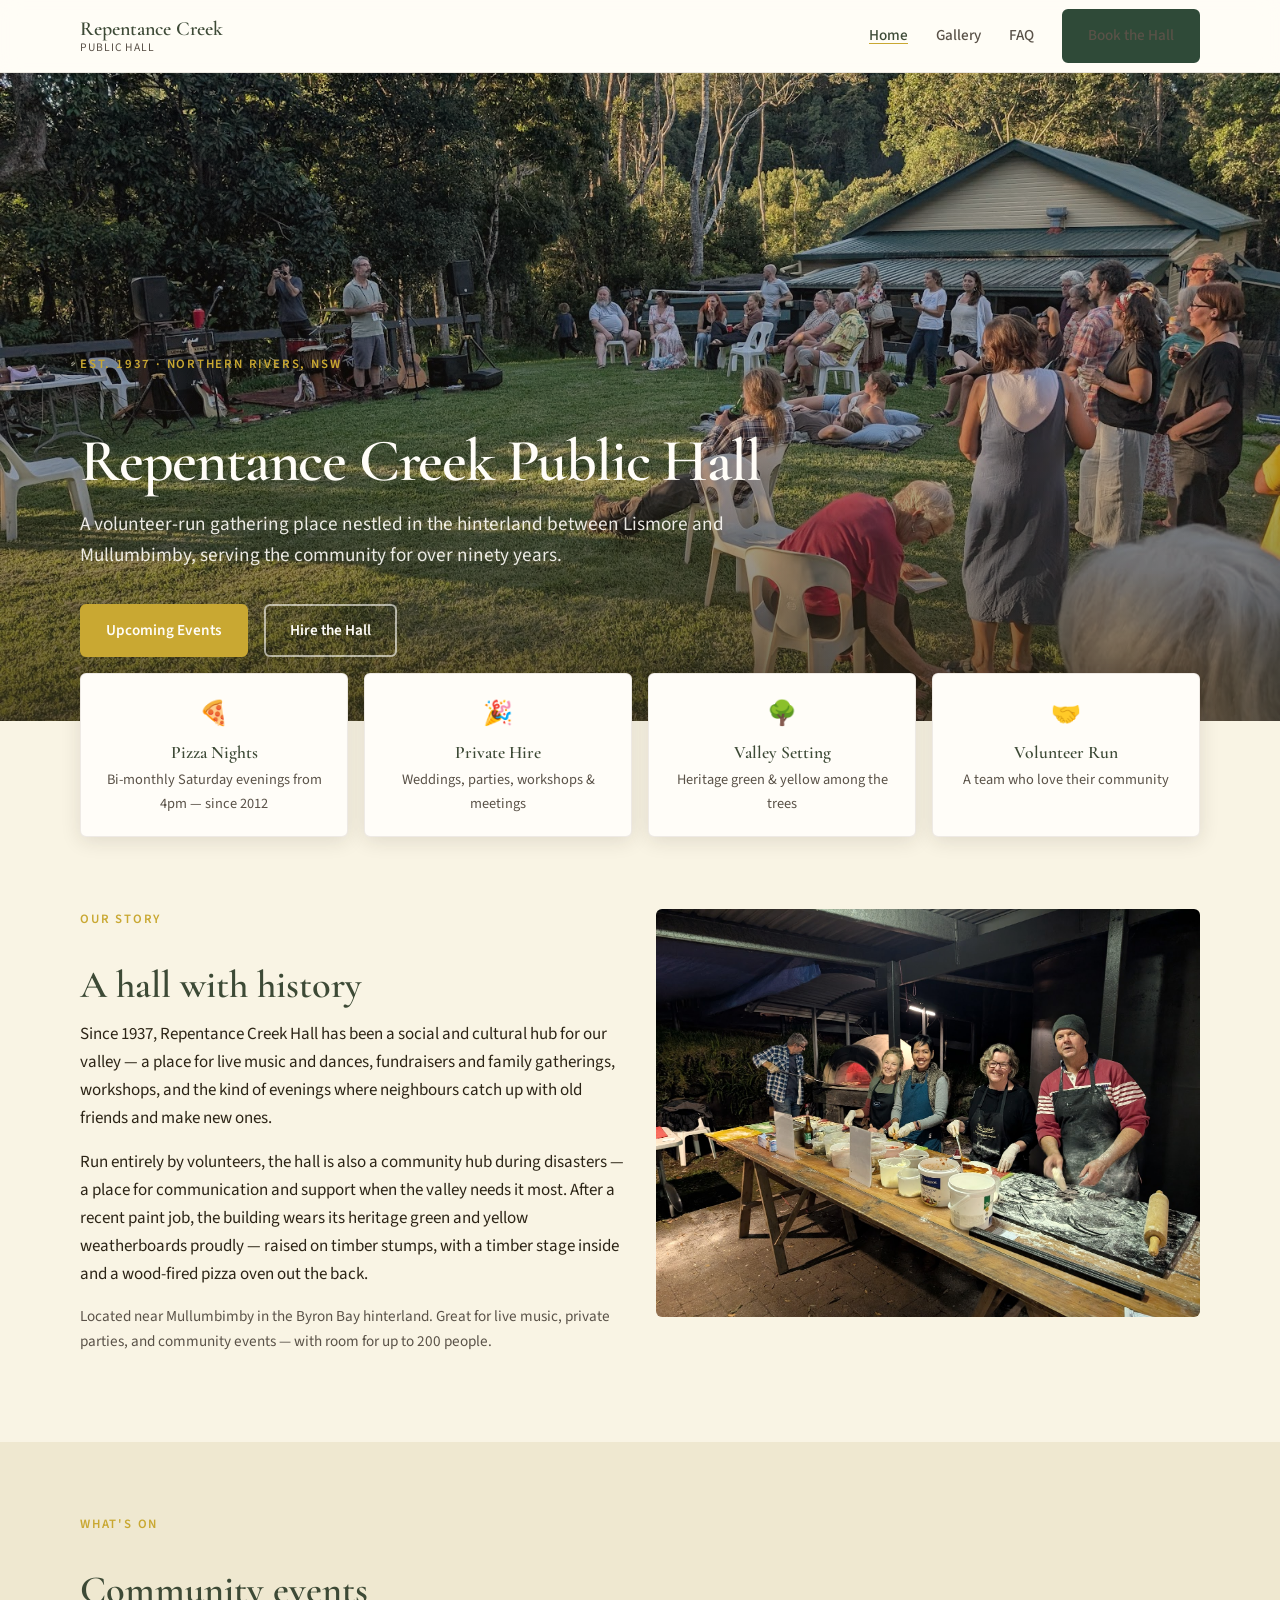
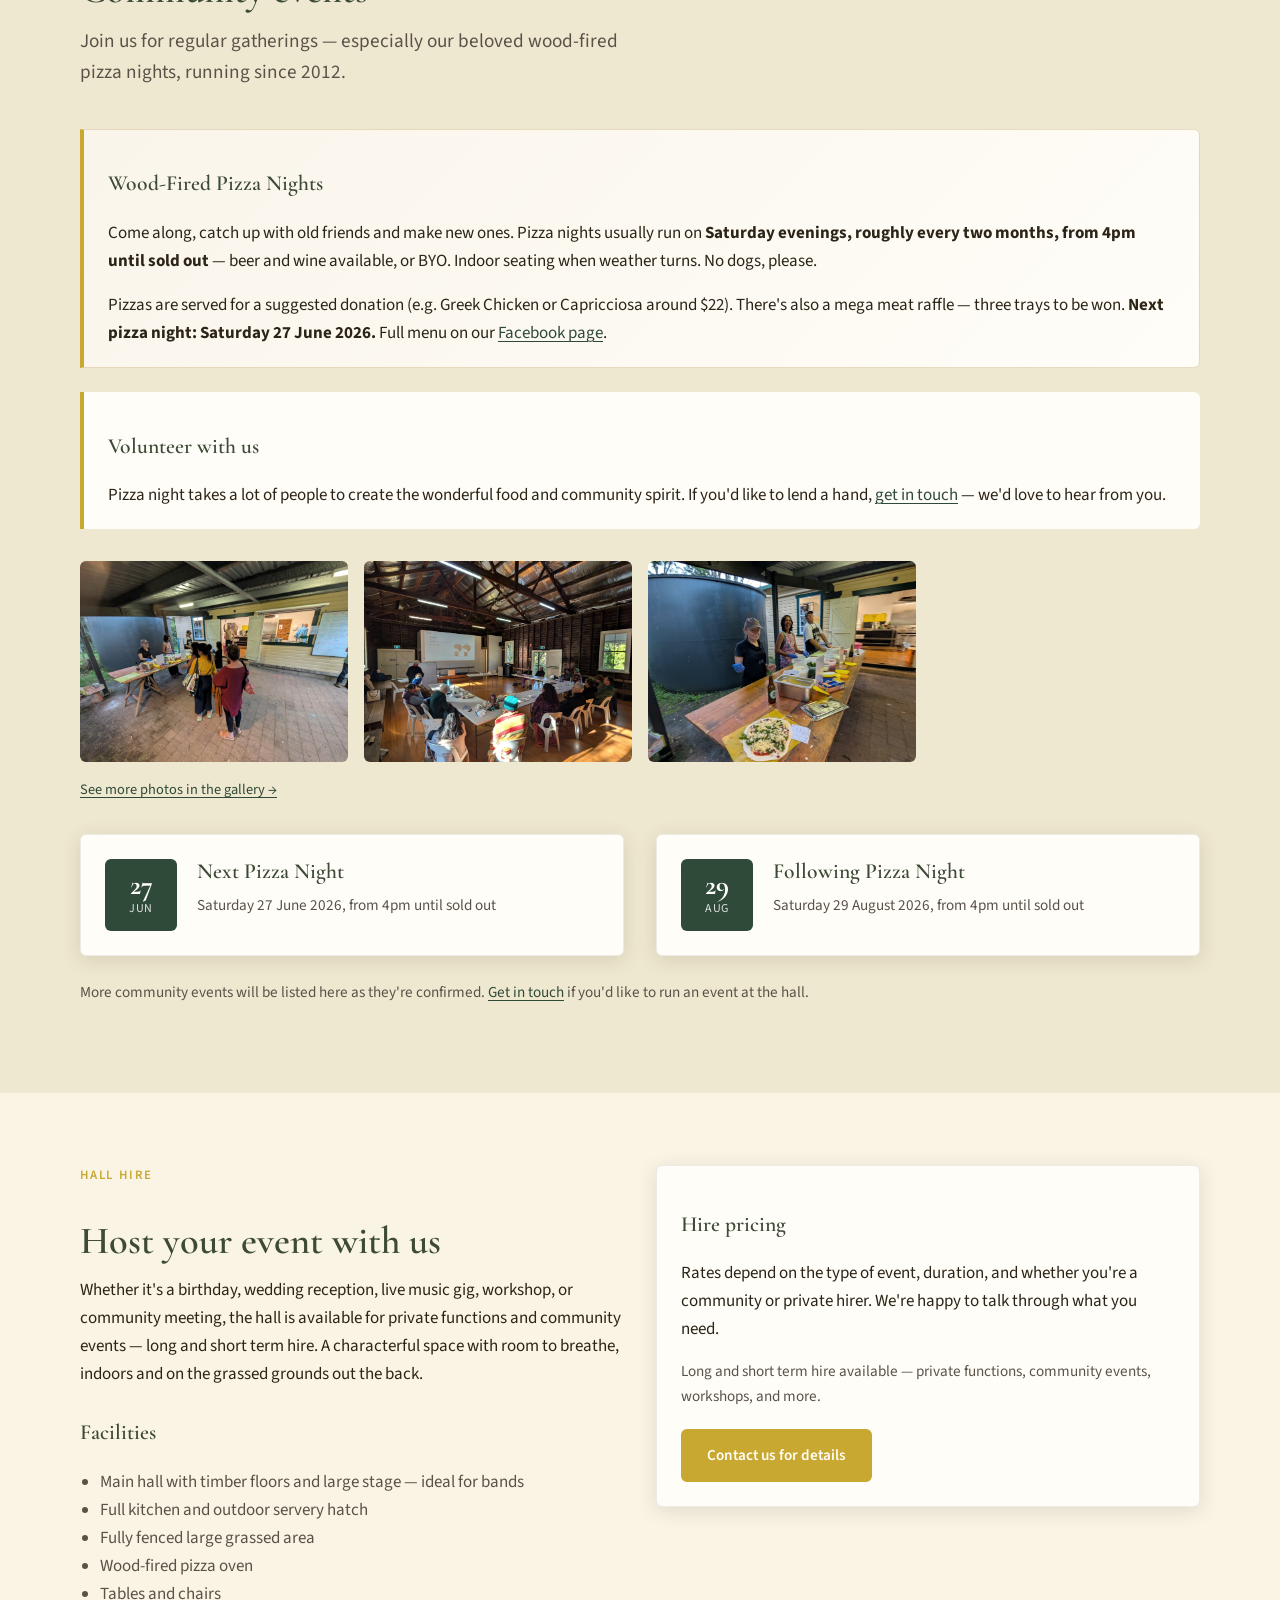
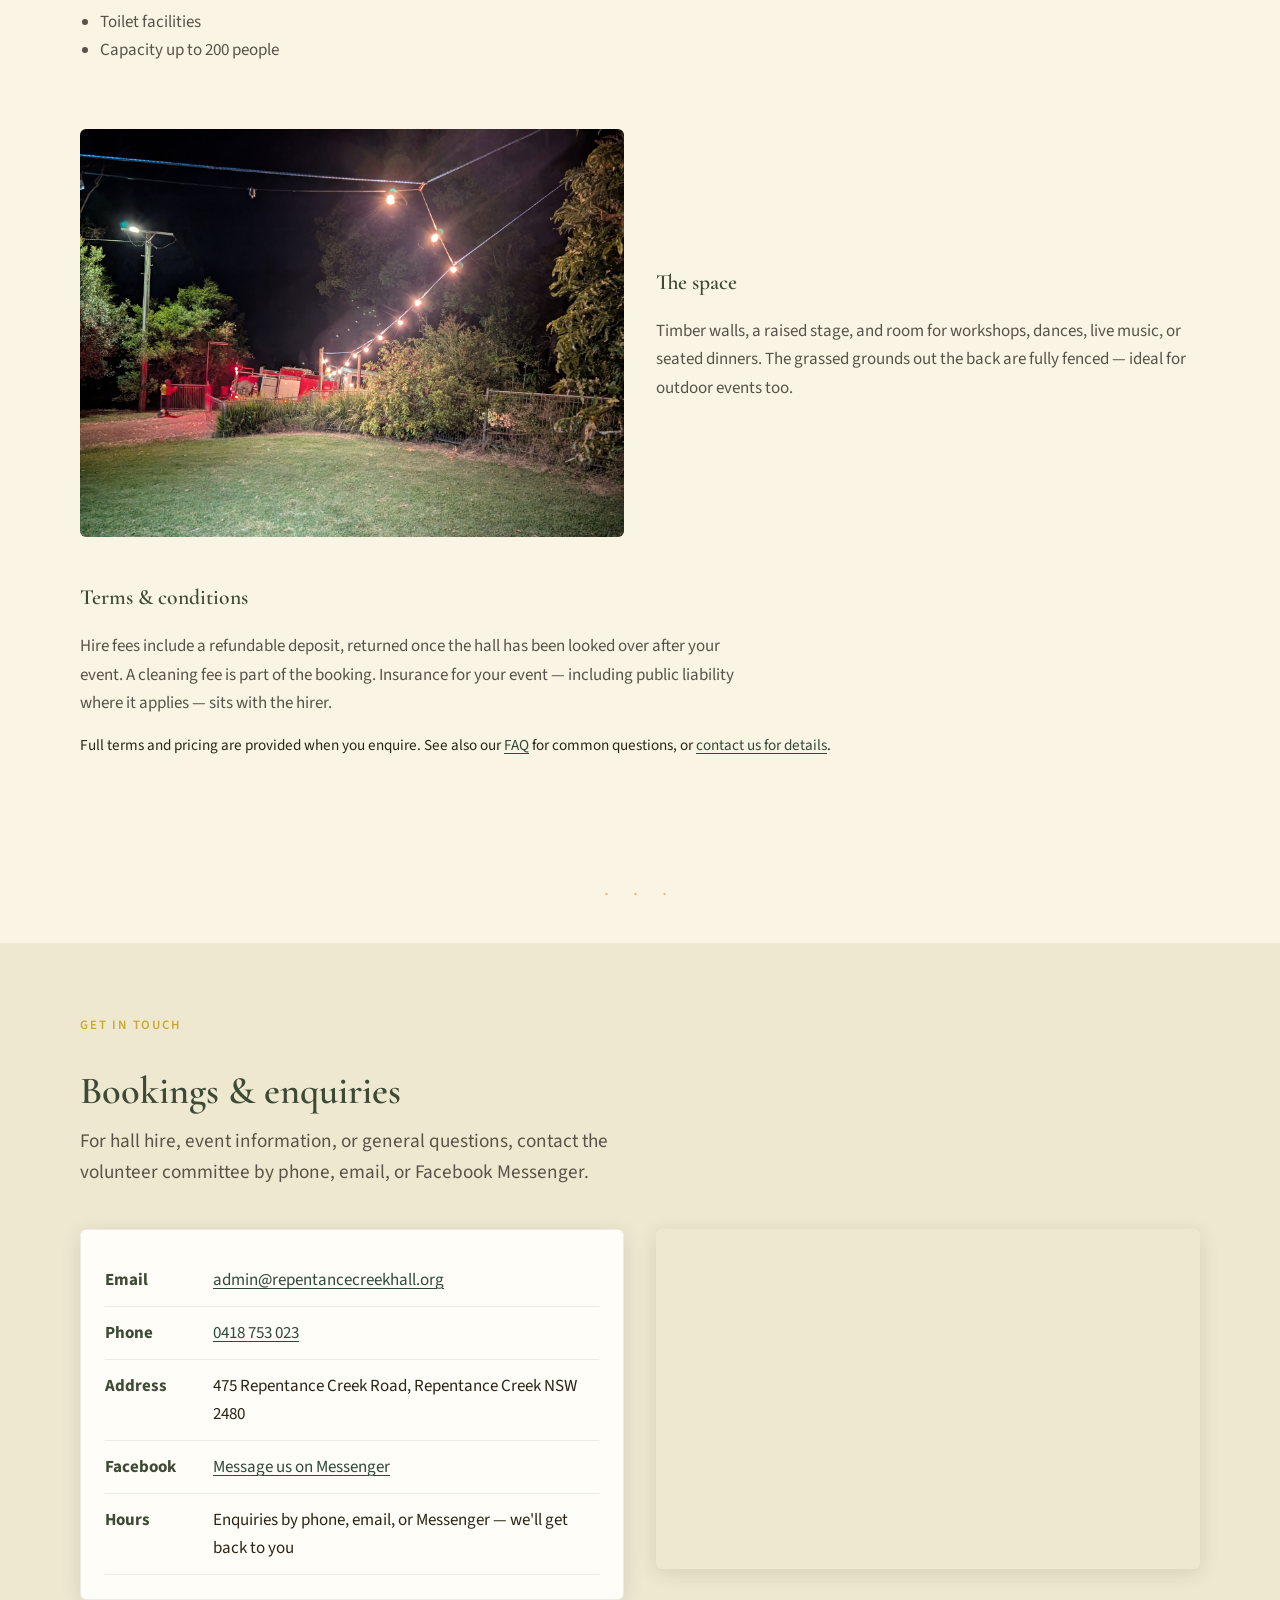
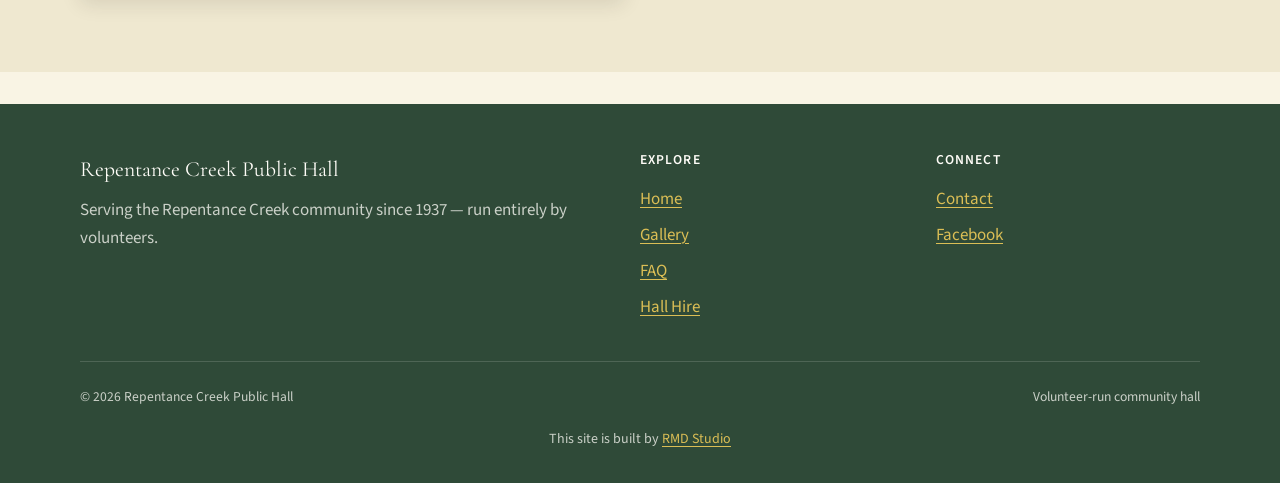
<file: index.html>
<!DOCTYPE html>
<html lang="en-AU">
<head>
  <meta charset="UTF-8">
  <meta name="viewport" content="width=device-width, initial-scale=1.0">
  <meta name="description" content="Repentance Creek Public Hall — serving the community since 1937. Wood-fired pizza nights, hall hire, and events in the Northern Rivers hinterland.">
  <title>Repentance Creek Public Hall</title>
  <link rel="preconnect" href="https://fonts.googleapis.com">
  <link rel="preconnect" href="https://fonts.gstatic.com" crossorigin>
  <link href="https://fonts.googleapis.com/css2?family=Cormorant+Garamond:wght@500;600;700&family=Source+Sans+3:wght@400;500;600&display=swap" rel="stylesheet">
  <link rel="stylesheet" href="css/styles.css">
</head>
<body>

  <header class="site-header">
    <div class="container site-header__inner">
      <a href="index.html" class="logo">
        <span class="logo__name">Repentance Creek</span>
        <span class="logo__sub">Public Hall</span>
      </a>
      <button class="nav-toggle" aria-expanded="false" aria-controls="main-nav">Menu</button>
      <nav class="nav" id="main-nav" aria-label="Main">
        <a href="index.html" aria-current="page">Home</a>
        <a href="gallery.html">Gallery</a>
        <a href="faq.html">FAQ</a>
        <a href="#contact" class="btn btn--dark">Book the Hall</a>
      </nav>
    </div>
  </header>

  <main>
    <!-- Hero -->
    <section class="hero">
      <div class="hero__bg" role="img" aria-label="Repentance Creek Public Hall grounds with wood-fired pizza oven"></div>
      <div class="container hero__content">
        <p class="eyebrow">Est. 1937 · Northern Rivers, NSW</p>
        <h1>Repentance Creek Public Hall</h1>
        <p class="lead">A volunteer-run gathering place nestled in the hinterland between Lismore and Mullumbimby, serving the community for over ninety years.</p>
        <div class="hero__actions">
          <a href="#events" class="btn btn--primary">Upcoming Events</a>
          <a href="#hire" class="btn btn--outline">Hire the Hall</a>
        </div>
      </div>
    </section>

    <!-- Quick features -->
    <div class="container">
      <div class="feature-strip">
        <div class="card">
          <div class="card__body">
            <div class="feature-icon" aria-hidden="true">🍕</div>
            <h3>Pizza Nights</h3>
            <p>Bi-monthly Saturday evenings from 4pm — since 2012</p>
          </div>
        </div>
        <div class="card">
          <div class="card__body">
            <div class="feature-icon" aria-hidden="true">🎉</div>
            <h3>Private Hire</h3>
            <p>Weddings, parties, workshops &amp; meetings</p>
          </div>
        </div>
        <div class="card">
          <div class="card__body">
            <div class="feature-icon" aria-hidden="true">🌳</div>
            <h3>Valley Setting</h3>
            <p>Heritage green &amp; yellow among the trees</p>
          </div>
        </div>
        <div class="card">
          <div class="card__body">
            <div class="feature-icon" aria-hidden="true">🤝</div>
            <h3>Volunteer Run</h3>
            <p>A team who love their community</p>
          </div>
        </div>
      </div>
    </div>

    <!-- About -->
    <section class="section" id="about">
      <div class="container grid-2">
        <div>
          <p class="eyebrow">Our Story</p>
          <h2>A hall with history</h2>
          <p>Since 1937, Repentance Creek Hall has been a social and cultural hub for our valley — a place for live music and dances, fundraisers and family gatherings, workshops, and the kind of evenings where neighbours catch up with old friends and make new ones.</p>
          <p>Run entirely by volunteers, the hall is also a community hub during disasters — a place for communication and support when the valley needs it most. After a recent paint job, the building wears its heritage green and yellow weatherboards proudly — raised on timber stumps, with a timber stage inside and a wood-fired pizza oven out the back.</p>
          <p style="font-size: 0.95rem; color: var(--ink-muted);">Located near Mullumbimby in the Byron Bay hinterland. Great for live music, private parties, and community events — with room for up to 200 people.</p>
        </div>
        <div>
          <img
            src="images/hall-exterior-full.jpg"
            alt="Repentance Creek Public Hall nestled among the trees with the wood-fired pizza oven"
            class="card__image"
            style="border-radius: 6px; filter: sepia(0.08);"
          >
        </div>
      </div>
    </section>

    <!-- Events -->
    <section class="section section--alt" id="events">
      <div class="container">
        <div class="section-header">
          <p class="eyebrow">What's On</p>
          <h2>Community events</h2>
          <p class="lead">Join us for regular gatherings — especially our beloved wood-fired pizza nights, running since 2012.</p>
        </div>

        <div class="info-box info-box--highlight">
          <h3>Wood-Fired Pizza Nights</h3>
          <p>Come along, catch up with old friends and make new ones. Pizza nights usually run on <strong>Saturday evenings, roughly every two months, from 4pm until sold out</strong> — beer and wine available, or BYO. Indoor seating when weather turns. No dogs, please.</p>
          <p style="margin-bottom: 0;">Pizzas are served for a suggested donation (e.g. Greek Chicken or Capricciosa around $22). There's also a mega meat raffle — three trays to be won. <strong>Next pizza night: Saturday 27 June 2026.</strong> Full menu on our <a href="https://www.facebook.com/repentancecreekhall" target="_blank" rel="noopener noreferrer">Facebook page</a>.</p>
        </div>

        <div class="info-box" style="margin-top: 1.25rem;">
          <h3>Volunteer with us</h3>
          <p style="margin-bottom: 0;">Pizza night takes a lot of people to create the wonderful food and community spirit. If you'd like to lend a hand, <a href="#contact">get in touch</a> — we'd love to hear from you.</p>
        </div>

        <div class="gallery-grid" style="margin-top: 2rem;">
          <img src="images/pizza-night-queue.jpg" alt="Locals lining up for pizza night at the hall servery" style="border-radius: 6px; aspect-ratio: 4/3; object-fit: cover; width: 100%; filter: sepia(0.06);">
          <img src="images/pizza-oven-glow.jpg" alt="Pizzas baking in the wood-fired oven" style="border-radius: 6px; aspect-ratio: 4/3; object-fit: cover; width: 100%; filter: sepia(0.06);">
          <img src="images/pizza-volunteers-laughing.jpg" alt="Volunteers laughing while preparing pizzas" style="border-radius: 6px; aspect-ratio: 4/3; object-fit: cover; width: 100%; filter: sepia(0.06);">
        </div>
        <p style="margin-top: 1rem; font-size: 0.9rem;"><a href="gallery.html">See more photos in the gallery →</a></p>

        <div class="grid-2" style="margin-top: 2rem;">
          <div class="card card__body">
            <div class="event-card">
              <div class="event-date">
                <div class="event-date__day">27</div>
                <div class="event-date__month">Jun</div>
              </div>
              <div>
                <h3>Next Pizza Night</h3>
                <p style="margin-top: 0.5rem; color: var(--ink-muted);">Saturday 27 June 2026, from 4pm until sold out</p>
              </div>
            </div>
          </div>
          <div class="card card__body">
            <div class="event-card">
              <div class="event-date">
                <div class="event-date__day">29</div>
                <div class="event-date__month">Aug</div>
              </div>
              <div>
                <h3>Following Pizza Night</h3>
                <p style="margin-top: 0.5rem; color: var(--ink-muted);">Saturday 29 August 2026, from 4pm until sold out</p>
              </div>
            </div>
          </div>
        </div>

        <p style="margin-top: 1.5rem; color: var(--ink-muted); font-size: 0.95rem;">
          More community events will be listed here as they're confirmed. 
          <a href="#contact">Get in touch</a> if you'd like to run an event at the hall.
        </p>
      </div>
    </section>

    <!-- Hire -->
    <section class="section" id="hire">
      <div class="container grid-2">
        <div>
          <p class="eyebrow">Hall Hire</p>
          <h2>Host your event with us</h2>
          <p>Whether it's a birthday, wedding reception, live music gig, workshop, or community meeting, the hall is available for private functions and community events — long and short term hire. A characterful space with room to breathe, indoors and on the grassed grounds out the back.</p>

          <h3 style="margin-top: 2rem;">Facilities</h3>
          <ul style="color: var(--ink-muted); padding-left: 1.25rem;">
            <li>Main hall with timber floors and large stage — ideal for bands</li>
            <li>Full kitchen and outdoor servery hatch</li>
            <li>Fully fenced large grassed area</li>
            <li>Wood-fired pizza oven</li>
            <li>Tables and chairs</li>
            <li>Toilet facilities</li>
            <li>Capacity up to 200 people</li>
          </ul>
        </div>

        <div class="card card__body">
          <h3>Hire pricing</h3>
          <p>Rates depend on the type of event, duration, and whether you're a community or private hirer. We're happy to talk through what you need.</p>
          <p style="font-size: 0.95rem; color: var(--ink-muted); margin-bottom: 0;">Long and short term hire available — private functions, community events, workshops, and more.</p>
          <a href="#contact" class="btn btn--primary" style="margin-top: 1.25rem;">Contact us for details</a>
        </div>
      </div>

      <div class="container grid-2" style="margin-top: 3rem; align-items: center;">
        <img
          src="images/hall-interior-wide.jpg"
          alt="Main hall with timber stage and polished floorboards"
          style="border-radius: 6px; width: 100%; aspect-ratio: 4/3; object-fit: cover; filter: sepia(0.06);"
        >
        <div>
          <h3>The space</h3>
          <p style="color: var(--ink-muted);">Timber walls, a raised stage, and room for workshops, dances, live music, or seated dinners. The grassed grounds out the back are fully fenced — ideal for outdoor events too.</p>
        </div>
      </div>

      <div class="container" style="margin-top: 3rem;">
        <h3>Terms &amp; conditions</h3>
        <p style="color: var(--ink-muted); max-width: 42rem;">
          Hire fees include a refundable deposit, returned once the hall has been looked over after your event. A cleaning fee is part of the booking. Insurance for your event — including public liability where it applies — sits with the hirer.
        </p>
        <p style="margin-top: 1rem; font-size: 0.95rem;">
          Full terms and pricing are provided when you enquire. See also our <a href="faq.html">FAQ</a> for common questions, or <a href="#contact">contact us for details</a>.
        </p>
      </div>
    </section>

    <div class="ornament" aria-hidden="true">· · ·</div>

    <!-- Contact -->
    <section class="section section--alt" id="contact">
      <div class="container">
        <div class="section-header">
          <p class="eyebrow">Get in Touch</p>
          <h2>Bookings &amp; enquiries</h2>
          <p class="lead">For hall hire, event information, or general questions, contact the volunteer committee by phone, email, or Facebook Messenger.</p>
        </div>

        <div class="contact-grid">
          <div class="card card__body">
            <ul class="contact-list">
              <li>
                <strong>Email</strong>
                <a href="mailto:admin@repentancecreekhall.org">admin@repentancecreekhall.org</a>
              </li>
              <li>
                <strong>Phone</strong>
                <a href="tel:+61418753023">0418 753 023</a>
              </li>
              <li>
                <strong>Address</strong>
                <span>475 Repentance Creek Road, Repentance Creek NSW 2480</span>
              </li>
              <li>
                <strong>Facebook</strong>
                <a href="https://www.facebook.com/repentancecreekhall" target="_blank" rel="noopener noreferrer">Message us on Messenger</a>
              </li>
              <li>
                <strong>Hours</strong>
                <span>Enquiries by phone, email, or Messenger — we'll get back to you</span>
              </li>
            </ul>
          </div>
          <iframe
            class="map-embed"
            title="Map to Repentance Creek Public Hall"
            loading="lazy"
            referrerpolicy="no-referrer-when-downgrade"
            src="https://www.google.com/maps?q=475+Repentance+Creek+Road,+Repentance+Creek+NSW+2480&output=embed">
          </iframe>
        </div>
      </div>
    </section>
  </main>

  <footer class="site-footer">
    <div class="container">
      <div class="site-footer__grid">
        <div>
          <p class="footer-brand">Repentance Creek Public Hall</p>
          <p>Serving the Repentance Creek community since 1937 — run entirely by volunteers.</p>
        </div>
        <div>
          <h4>Explore</h4>
          <ul>
            <li><a href="index.html">Home</a></li>
            <li><a href="gallery.html">Gallery</a></li>
            <li><a href="faq.html">FAQ</a></li>
            <li><a href="#hire">Hall Hire</a></li>
          </ul>
        </div>
        <div>
          <h4>Connect</h4>
          <ul>
            <li><a href="#contact">Contact</a></li>
            <li><a href="https://www.facebook.com/repentancecreekhall" target="_blank" rel="noopener noreferrer">Facebook</a></li>
          </ul>
        </div>
      </div>
      <div class="site-footer__bottom">
        <span>&copy; <span id="year"></span> Repentance Creek Public Hall</span>
        <span>Volunteer-run community hall</span>
      </div>
      <p style="margin: 20px 0 0; text-align: center; font-size: 0.875rem;">This site is built by <a href="https://www.rocketmandesigns.com/studio/" style="text-decoration: underline; text-underline-offset: 3px;">RMD Studio</a></p>
    </div>
  </footer>

  <script>
    document.getElementById('year').textContent = new Date().getFullYear();
  </script>
  <script src="js/main.js"></script>
</body>
</html>
</file>
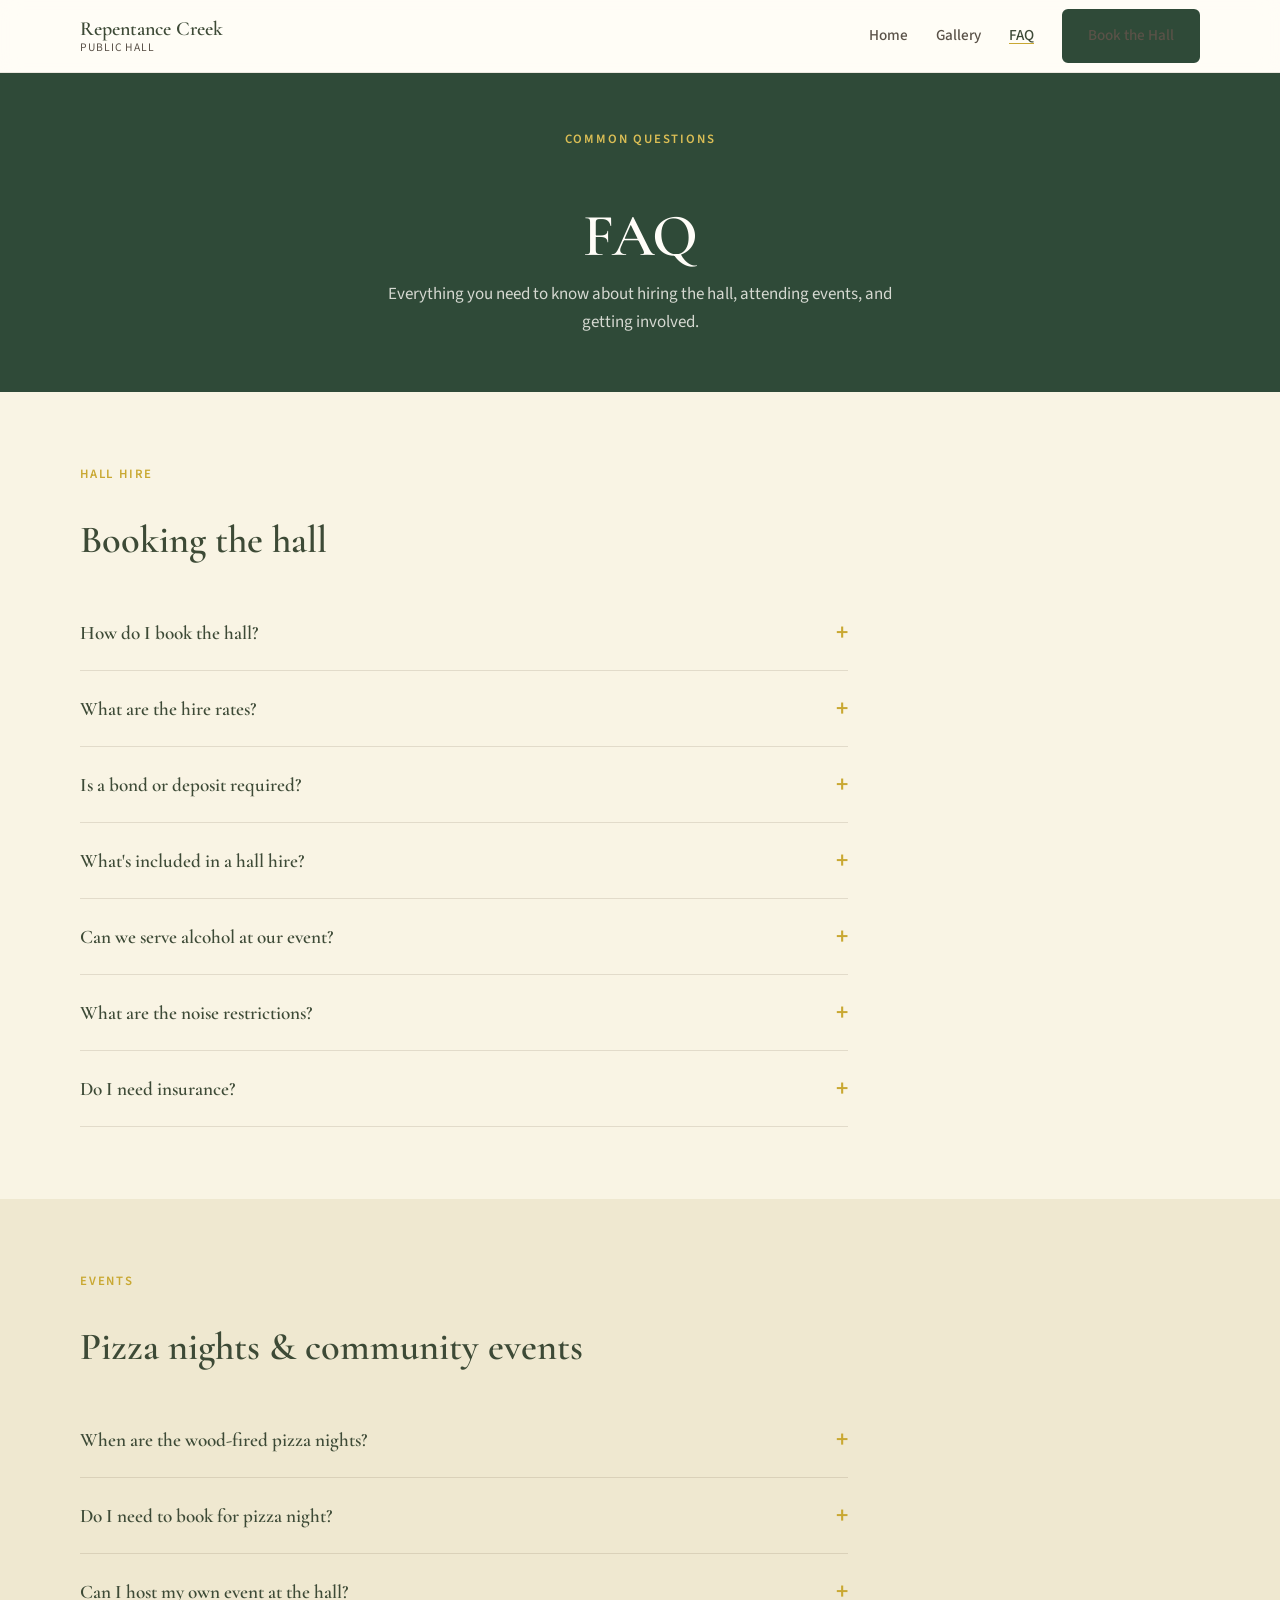
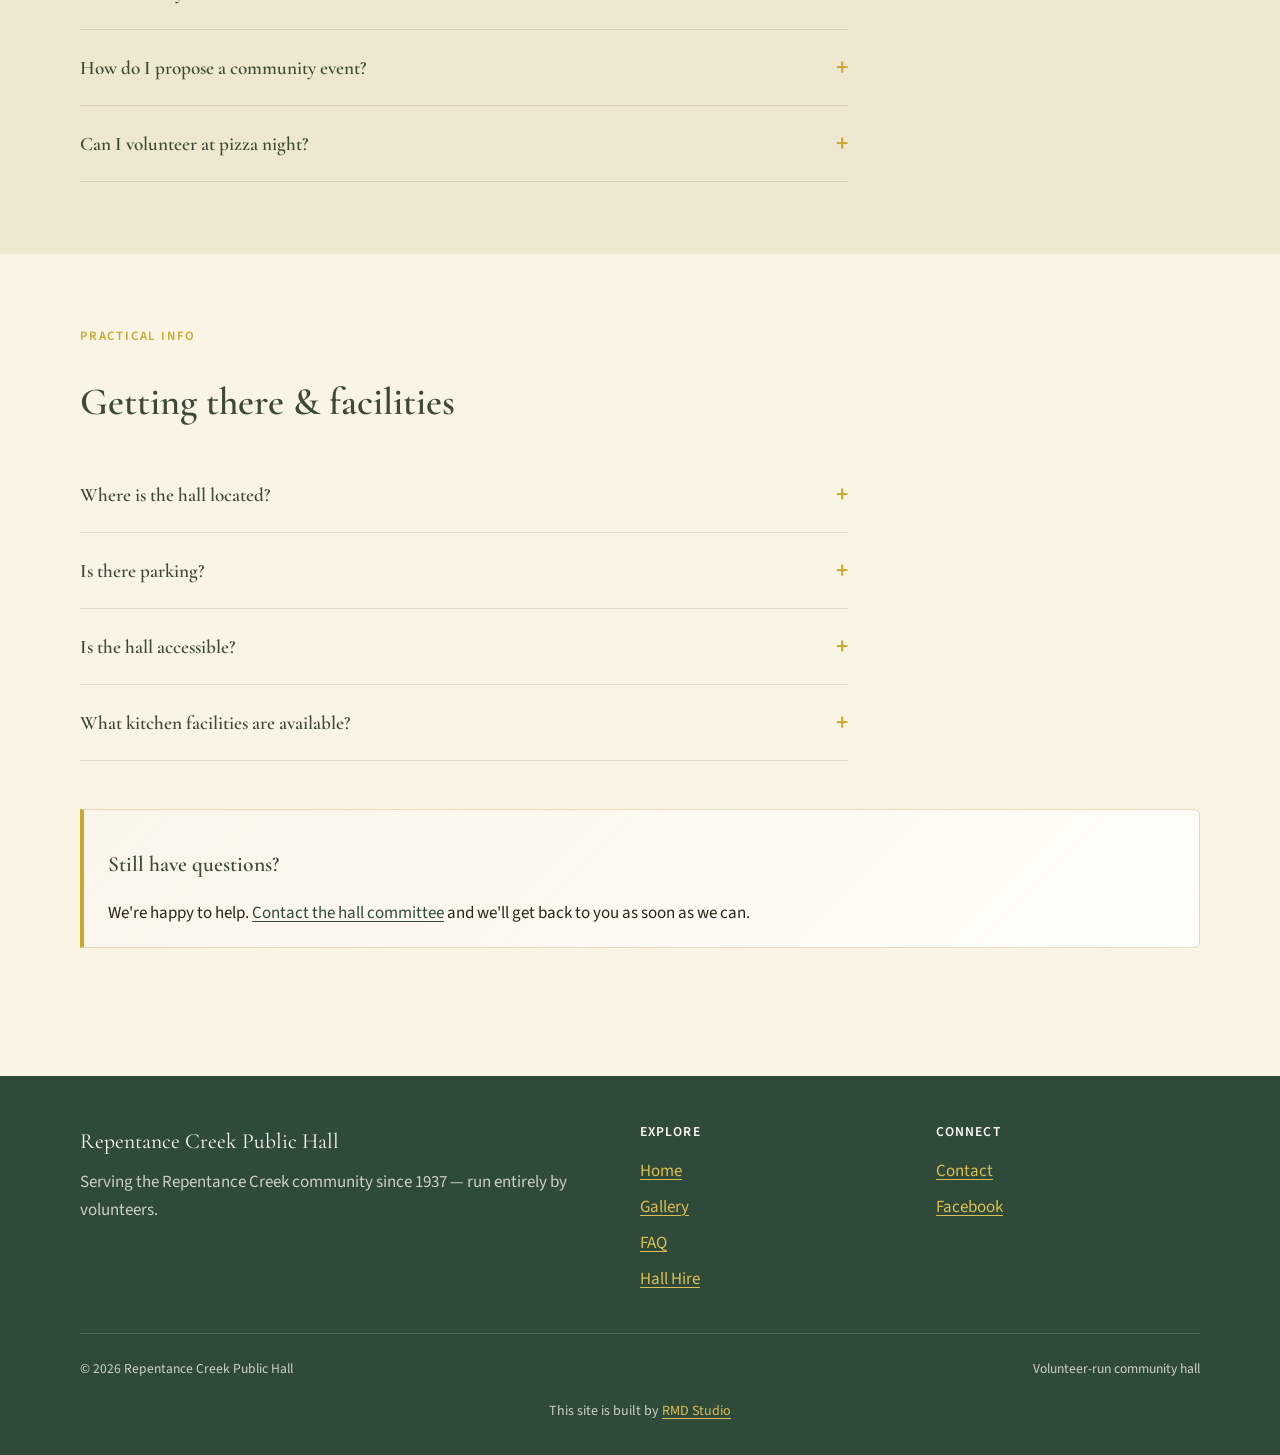
<file: faq.html>
<!DOCTYPE html>
<html lang="en-AU">
<head>
  <meta charset="UTF-8">
  <meta name="viewport" content="width=device-width, initial-scale=1.0">
  <meta name="description" content="Frequently asked questions about hiring Repentance Creek Public Hall and attending community events.">
  <title>FAQ — Repentance Creek Public Hall</title>
  <link rel="preconnect" href="https://fonts.googleapis.com">
  <link rel="preconnect" href="https://fonts.gstatic.com" crossorigin>
  <link href="https://fonts.googleapis.com/css2?family=Cormorant+Garamond:wght@500;600;700&family=Source+Sans+3:wght@400;500;600&display=swap" rel="stylesheet">
  <link rel="stylesheet" href="css/styles.css">
</head>
<body>

  <header class="site-header">
    <div class="container site-header__inner">
      <a href="index.html" class="logo">
        <span class="logo__name">Repentance Creek</span>
        <span class="logo__sub">Public Hall</span>
      </a>
      <button class="nav-toggle" aria-expanded="false" aria-controls="main-nav">Menu</button>
      <nav class="nav" id="main-nav" aria-label="Main">
        <a href="index.html">Home</a>
        <a href="gallery.html">Gallery</a>
        <a href="faq.html" aria-current="page">FAQ</a>
        <a href="index.html#contact" class="btn btn--dark">Book the Hall</a>
      </nav>
    </div>
  </header>

  <main>
    <section class="page-hero">
      <div class="container">
        <p class="eyebrow" style="color: var(--gold-light);">Common questions</p>
        <h1>FAQ</h1>
        <p>Everything you need to know about hiring the hall, attending events, and getting involved.</p>
      </div>
    </section>

    <section class="section">
      <div class="container">
        <p class="eyebrow">Hall hire</p>
        <h2 style="margin-bottom: 2rem;">Booking the hall</h2>

        <div class="faq-list">
          <div class="faq-item">
            <button class="faq-question" type="button" aria-expanded="false">
              How do I book the hall?
            </button>
            <div class="faq-answer">
              <div class="faq-answer__inner">
                Contact the volunteer committee by email, phone, or Facebook Messenger (details on our <a href="index.html#contact">contact page</a>). 
                We'll check availability, discuss pricing, and send you booking confirmation with terms.
              </div>
            </div>
          </div>

          <div class="faq-item">
            <button class="faq-question" type="button" aria-expanded="false">
              What are the hire rates?
            </button>
            <div class="faq-answer">
              <div class="faq-answer__inner">
                <a href="index.html#contact">Contact us for details</a>. Rates depend on the type of event and duration — community and non-profit groups may be eligible for reduced rates.
              </div>
            </div>
          </div>

          <div class="faq-item">
            <button class="faq-question" type="button" aria-expanded="false">
              Is a bond or deposit required?
            </button>
            <div class="faq-answer">
              <div class="faq-answer__inner">
                A bond or deposit may apply depending on your booking. <a href="index.html#contact">Contact us for details</a> — we'll explain what's required when you enquire.
              </div>
            </div>
          </div>

          <div class="faq-item">
            <button class="faq-question" type="button" aria-expanded="false">
              What's included in a hall hire?
            </button>
            <div class="faq-answer">
              <div class="faq-answer__inner">
                Hire typically includes use of the main hall with stage, full kitchen, outdoor servery, fully fenced grassed area, wood-fired pizza oven, tables and chairs, and toilet facilities. Capacity is up to 200 people. You'll need to leave the hall clean and tidy. Full inclusions are confirmed at booking.
              </div>
            </div>
          </div>

          <div class="faq-item">
            <button class="faq-question" type="button" aria-expanded="false">
              Can we serve alcohol at our event?
            </button>
            <div class="faq-answer">
              <div class="faq-answer__inner">
                <span class="placeholder">[PLACEHOLDER: Alcohol policy — e.g. BYO permitted with responsible service, or liquor licence requirements for sales]</span>
              </div>
            </div>
          </div>

          <div class="faq-item">
            <button class="faq-question" type="button" aria-expanded="false">
              What are the noise restrictions?
            </button>
            <div class="faq-answer">
              <div class="faq-answer__inner">
                <span class="placeholder">[PLACEHOLDER: Music cut-off time, neighbour considerations, amplified sound rules]</span>
              </div>
            </div>
          </div>

          <div class="faq-item">
            <button class="faq-question" type="button" aria-expanded="false">
              Do I need insurance?
            </button>
            <div class="faq-answer">
              <div class="faq-answer__inner">
                <span class="placeholder">[PLACEHOLDER: Public liability requirements for hirers, certificate of currency if needed]</span>
              </div>
            </div>
          </div>
        </div>
      </div>
    </section>

    <section class="section section--alt">
      <div class="container">
        <p class="eyebrow">Events</p>
        <h2 style="margin-bottom: 2rem;">Pizza nights &amp; community events</h2>

        <div class="faq-list">
          <div class="faq-item">
            <button class="faq-question" type="button" aria-expanded="false">
              When are the wood-fired pizza nights?
            </button>
            <div class="faq-answer">
              <div class="faq-answer__inner">
                Pizza nights usually run on <strong>Saturday evenings, roughly every two months, from 4pm until sold out</strong> — a relaxed community evening that's been going since 2012. 
                Dates and the full menu are announced on our <a href="https://www.facebook.com/repentancecreekhall" target="_blank" rel="noopener noreferrer">Facebook page</a>. 
                Check our <a href="index.html#events">upcoming events</a> for the next date.
              </div>
            </div>
          </div>

          <div class="faq-item">
            <button class="faq-question" type="button" aria-expanded="false">
              Do I need to book for pizza night?
            </button>
            <div class="faq-answer">
              <div class="faq-answer__inner">
                No booking needed — just turn up. Pizzas are served for a suggested donation (around $22 for favourites like Greek Chicken or Capricciosa). Beer and wine are available at the event, or you can BYO. Indoor seating is available when weather turns wet. Please leave dogs at home.
              </div>
            </div>
          </div>

          <div class="faq-item">
            <button class="faq-question" type="button" aria-expanded="false">
              Can I host my own event at the hall?
            </button>
            <div class="faq-answer">
              <div class="faq-answer__inner">
                Yes — the hall is available for private functions, workshops, meetings, and celebrations. 
                <a href="index.html#contact">Contact us for details</a> on availability and pricing.
              </div>
            </div>
          </div>

          <div class="faq-item">
            <button class="faq-question" type="button" aria-expanded="false">
              How do I propose a community event?
            </button>
            <div class="faq-answer">
              <div class="faq-answer__inner">
                Get in touch with the volunteer committee. We're open to ideas that bring the community together — 
                from markets and workshops to fundraisers and social gatherings.
              </div>
            </div>
          </div>

          <div class="faq-item">
            <button class="faq-question" type="button" aria-expanded="false">
              Can I volunteer at pizza night?
            </button>
            <div class="faq-answer">
              <div class="faq-answer__inner">
                Yes — and we'd love the help. Pizza night is all about people, and it takes a team to create the food and community spirit. 
                <a href="index.html#contact">Contact us</a> or message us on <a href="https://www.facebook.com/repentancecreekhall" target="_blank" rel="noopener noreferrer">Facebook</a> if you'd like to volunteer.
              </div>
            </div>
          </div>
        </div>
      </div>
    </section>

    <section class="section">
      <div class="container">
        <p class="eyebrow">Practical info</p>
        <h2 style="margin-bottom: 2rem;">Getting there &amp; facilities</h2>

        <div class="faq-list">
          <div class="faq-item">
            <button class="faq-question" type="button" aria-expanded="false">
              Where is the hall located?
            </button>
            <div class="faq-answer">
              <div class="faq-answer__inner">
                Repentance Creek Public Hall is at 475 Repentance Creek Road, Repentance Creek NSW 2480 — in the Northern Rivers hinterland near Mullumbimby and the Byron Bay region. Bus routes S300 and S374 stop nearby.
              </div>
            </div>
          </div>

          <div class="faq-item">
            <button class="faq-question" type="button" aria-expanded="false">
              Is there parking?
            </button>
            <div class="faq-answer">
              <div class="faq-answer__inner">
                There is a small amount of parking on the hall grounds, as well as parking on the roadside near the hall. For larger events, we can open up parking on the paddock next to the hall with the neighbour's permission.
              </div>
            </div>
          </div>

          <div class="faq-item">
            <button class="faq-question" type="button" aria-expanded="false">
              Is the hall accessible?
            </button>
            <div class="faq-answer">
              <div class="faq-answer__inner">
                A ramp and steps lead to the main entrance. If you have specific accessibility needs for an event or booking, please <a href="index.html#contact">contact us</a> in advance and we'll do our best to help.
              </div>
            </div>
          </div>

          <div class="faq-item">
            <button class="faq-question" type="button" aria-expanded="false">
              What kitchen facilities are available?
            </button>
            <div class="faq-answer">
              <div class="faq-answer__inner">
                There is a commercial kitchen available for events. If you want to use the kitchen for a commercial venture, you will need a food licence, public liability insurance up to $20M, and to notify Lismore City Council's Health Department. <a href="index.html#contact">Contact us for full details</a>.
              </div>
            </div>
          </div>
        </div>

        <div class="info-box info-box--highlight" style="margin-top: 3rem;">
          <h3>Still have questions?</h3>
          <p style="margin-bottom: 0;">We're happy to help. <a href="index.html#contact">Contact the hall committee</a> and we'll get back to you as soon as we can.</p>
        </div>
      </div>
    </section>
  </main>

  <footer class="site-footer">
    <div class="container">
      <div class="site-footer__grid">
        <div>
          <p class="footer-brand">Repentance Creek Public Hall</p>
          <p>Serving the Repentance Creek community since 1937 — run entirely by volunteers.</p>
        </div>
        <div>
          <h4>Explore</h4>
          <ul>
            <li><a href="index.html">Home</a></li>
            <li><a href="gallery.html">Gallery</a></li>
            <li><a href="faq.html">FAQ</a></li>
            <li><a href="index.html#hire">Hall Hire</a></li>
          </ul>
        </div>
        <div>
          <h4>Connect</h4>
          <ul>
            <li><a href="index.html#contact">Contact</a></li>
            <li><a href="https://www.facebook.com/repentancecreekhall" target="_blank" rel="noopener noreferrer">Facebook</a></li>
          </ul>
        </div>
      </div>
      <div class="site-footer__bottom">
        <span>&copy; <span id="year"></span> Repentance Creek Public Hall</span>
        <span>Volunteer-run community hall</span>
      </div>
      <p style="margin: 20px 0 0; text-align: center; font-size: 0.875rem;">This site is built by <a href="https://www.rocketmandesigns.com/studio/" style="text-decoration: underline; text-underline-offset: 3px;">RMD Studio</a></p>
    </div>
  </footer>

  <script>
    document.getElementById('year').textContent = new Date().getFullYear();
  </script>
  <script src="js/main.js"></script>
</body>
</html>
</file>
<file: css/styles.css>
/* Repentance Creek Public Hall — heritage green & yellow palette */

:root {
  --cream: #f9f4e4;
  --cream-dark: #efe8d0;
  --timber: #3d4a36;
  --timber-light: #4a5c42;
  --gold: #c9a832;
  --gold-light: #dbbe55;
  --forest: #2f4a38;
  --forest-light: #3d5c47;
  --hall-yellow: #e2c84a;
  --hall-green: #2f4a38;
  --ink: #2c2416;
  --ink-muted: #5a5248;
  --white: #fffdf8;
  --shadow: rgba(44, 36, 22, 0.12);
  --radius: 6px;
  --font-display: "Cormorant Garamond", Georgia, "Times New Roman", serif;
  --font-body: "Source Sans 3", system-ui, sans-serif;
  --max-width: 1120px;
  --header-height: 72px;
}

*,
*::before,
*::after {
  box-sizing: border-box;
}

html {
  scroll-behavior: smooth;
}

body {
  margin: 0;
  font-family: var(--font-body);
  font-size: 1.0625rem;
  line-height: 1.65;
  color: var(--ink);
  background: var(--cream);
  -webkit-font-smoothing: antialiased;
}

img {
  max-width: 100%;
  height: auto;
  display: block;
}

a {
  color: var(--forest);
  text-decoration-thickness: 1px;
  text-underline-offset: 3px;
  transition: color 0.2s;
}

a:hover {
  color: var(--gold);
}

/* Typography */

h1, h2, h3, h4 {
  font-family: var(--font-display);
  font-weight: 600;
  line-height: 1.2;
  color: var(--timber);
}

h1 {
  font-size: clamp(2.5rem, 5vw, 3.75rem);
  letter-spacing: -0.02em;
}

h2 {
  font-size: clamp(1.75rem, 3vw, 2.5rem);
  margin-bottom: 0.75rem;
}

h3 {
  font-size: 1.35rem;
}

p {
  margin: 0 0 1rem;
}

.lead {
  font-size: 1.2rem;
  color: var(--ink-muted);
  max-width: 42rem;
}

.eyebrow {
  font-family: var(--font-body);
  font-size: 0.8rem;
  font-weight: 600;
  letter-spacing: 0.14em;
  text-transform: uppercase;
  color: var(--gold);
  margin-bottom: 0.5rem;
}

/* Layout */

.container {
  width: min(100% - 2rem, var(--max-width));
  margin-inline: auto;
}

.section {
  padding: 4.5rem 0;
}

.section--alt {
  background: var(--cream-dark);
}

.section-header {
  margin-bottom: 2.5rem;
  max-width: 36rem;
}

/* Header */

.site-header {
  position: sticky;
  top: 0;
  z-index: 100;
  background: rgba(255, 253, 248, 0.92);
  backdrop-filter: blur(10px);
  border-bottom: 1px solid rgba(92, 74, 58, 0.12);
}

.site-header__inner {
  display: flex;
  align-items: center;
  justify-content: space-between;
  height: var(--header-height);
  gap: 1.5rem;
}

.logo {
  display: flex;
  flex-direction: column;
  text-decoration: none;
  color: var(--timber);
  line-height: 1.15;
}

.logo__name {
  font-family: var(--font-display);
  font-size: 1.25rem;
  font-weight: 600;
}

.logo__sub {
  font-size: 0.72rem;
  letter-spacing: 0.08em;
  text-transform: uppercase;
  color: var(--ink-muted);
}

.nav {
  display: flex;
  align-items: center;
  gap: 1.75rem;
}

.nav a {
  text-decoration: none;
  font-size: 0.95rem;
  font-weight: 500;
  color: var(--ink-muted);
}

.nav a:hover,
.nav a[aria-current="page"] {
  color: var(--timber);
}

.nav a[aria-current="page"] {
  text-decoration: underline;
  text-decoration-color: var(--gold);
}

.nav-toggle {
  display: none;
  background: none;
  border: 1px solid var(--timber-light);
  border-radius: var(--radius);
  padding: 0.5rem 0.75rem;
  font-family: var(--font-body);
  font-size: 0.85rem;
  color: var(--timber);
  cursor: pointer;
}

/* Hero */

.hero {
  position: relative;
  min-height: 72vh;
  display: flex;
  align-items: flex-end;
  padding: 6rem 0 4rem;
  overflow: hidden;
}

.hero__bg {
  position: absolute;
  inset: 0;
  background:
    linear-gradient(to top, rgba(44, 36, 22, 0.75) 0%, rgba(44, 36, 22, 0.25) 50%, rgba(44, 36, 22, 0.1) 100%),
    url("../images/pizza-hero-lawn.jpg") center / cover no-repeat;
  filter: sepia(0.12);
}

.hero__content {
  position: relative;
  z-index: 1;
  color: var(--white);
}

.hero h1 {
  color: var(--white);
  margin-bottom: 0.75rem;
}

.hero .lead {
  color: rgba(255, 253, 248, 0.9);
  margin-bottom: 2rem;
}

.hero__actions {
  display: flex;
  flex-wrap: wrap;
  gap: 1rem;
}

/* Buttons */

.btn {
  display: inline-flex;
  align-items: center;
  justify-content: center;
  padding: 0.75rem 1.5rem;
  font-family: var(--font-body);
  font-size: 0.95rem;
  font-weight: 600;
  text-decoration: none;
  border-radius: var(--radius);
  border: 2px solid transparent;
  cursor: pointer;
  transition: background 0.2s, color 0.2s, border-color 0.2s;
}

.btn--primary {
  background: var(--gold);
  color: var(--white);
  border-color: var(--gold);
}

.btn--primary:hover {
  background: var(--gold-light);
  border-color: var(--gold-light);
  color: var(--white);
}

.btn--outline {
  background: transparent;
  color: var(--white);
  border-color: rgba(255, 253, 248, 0.6);
}

.btn--outline:hover {
  background: rgba(255, 253, 248, 0.12);
  color: var(--white);
}

.btn--dark {
  background: var(--hall-green);
  color: var(--white);
  border-color: var(--hall-green);
}

.btn--dark:hover {
  background: var(--forest-light);
  border-color: var(--forest-light);
  color: var(--white);
}

/* Cards & grids */

.grid-2 {
  display: grid;
  grid-template-columns: repeat(2, 1fr);
  gap: 2rem;
  align-items: start;
}

.grid-3 {
  display: grid;
  grid-template-columns: repeat(3, 1fr);
  gap: 1.5rem;
}

.card {
  background: var(--white);
  border-radius: var(--radius);
  border: 1px solid rgba(92, 74, 58, 0.1);
  box-shadow: 0 4px 20px var(--shadow);
  overflow: hidden;
}

.card__body {
  padding: 1.5rem;
}

.card__image {
  aspect-ratio: 4 / 3;
  background: var(--cream-dark);
  object-fit: cover;
  width: 100%;
}

.card__meta {
  font-size: 0.85rem;
  color: var(--gold);
  font-weight: 600;
  margin-bottom: 0.35rem;
}

/* Feature strip */

.feature-strip {
  display: grid;
  grid-template-columns: repeat(4, 1fr);
  gap: 1rem;
  margin-top: -3rem;
  position: relative;
  z-index: 2;
}

.feature-strip .card__body {
  text-align: center;
  padding: 1.25rem 1rem;
}

.feature-strip h3 {
  font-size: 1.1rem;
  margin: 0 0 0.35rem;
}

.feature-strip p {
  font-size: 0.9rem;
  color: var(--ink-muted);
  margin: 0;
}

.feature-icon {
  font-size: 1.5rem;
  margin-bottom: 0.5rem;
}

/* Info box */

.info-box {
  background: var(--white);
  border-left: 4px solid var(--gold);
  padding: 1.25rem 1.5rem;
  border-radius: 0 var(--radius) var(--radius) 0;
  margin: 1.5rem 0;
}

.info-box--highlight {
  background: linear-gradient(135deg, #faf5eb 0%, var(--white) 100%);
  border: 1px solid rgba(166, 124, 42, 0.25);
  border-left: 4px solid var(--gold);
}

.placeholder {
  background: repeating-linear-gradient(
    -45deg,
    var(--cream-dark),
    var(--cream-dark) 8px,
    var(--cream) 8px,
    var(--cream) 16px
  );
  border: 2px dashed rgba(92, 74, 58, 0.25);
  border-radius: var(--radius);
  padding: 1rem 1.25rem;
  color: var(--ink-muted);
  font-size: 0.9rem;
  font-style: italic;
}

/* Events */

.event-card {
  display: flex;
  gap: 1.25rem;
  align-items: flex-start;
}

.event-date {
  flex-shrink: 0;
  width: 4.5rem;
  text-align: center;
  background: var(--hall-green);
  color: var(--white);
  border-radius: var(--radius);
  padding: 0.75rem 0.5rem;
}

.event-date__day {
  font-family: var(--font-display);
  font-size: 1.75rem;
  font-weight: 700;
  line-height: 1;
}

.event-date__month {
  font-size: 0.75rem;
  text-transform: uppercase;
  letter-spacing: 0.06em;
  opacity: 0.85;
}

.event-card h3 {
  margin: 0 0 0.35rem;
}

.event-card p {
  margin: 0;
  font-size: 0.95rem;
  color: var(--ink-muted);
}

/* Hire section */

.rate-table {
  width: 100%;
  border-collapse: collapse;
  margin: 1rem 0;
}

.rate-table th,
.rate-table td {
  text-align: left;
  padding: 0.75rem 1rem;
  border-bottom: 1px solid rgba(92, 74, 58, 0.12);
}

.rate-table th {
  font-weight: 600;
  color: var(--timber);
  background: var(--cream-dark);
}

.rate-table td:last-child {
  font-weight: 600;
  color: var(--forest);
}

/* Contact */

.contact-grid {
  display: grid;
  grid-template-columns: 1fr 1fr;
  gap: 2rem;
}

.contact-list {
  list-style: none;
  padding: 0;
  margin: 0;
}

.contact-list li {
  padding: 0.75rem 0;
  border-bottom: 1px solid rgba(92, 74, 58, 0.1);
  display: flex;
  gap: 0.75rem;
}

.contact-list strong {
  min-width: 6rem;
  color: var(--timber);
}

.map-placeholder {
  aspect-ratio: 16 / 10;
  background:
    linear-gradient(rgba(61, 90, 71, 0.08), rgba(61, 90, 71, 0.08)),
    var(--cream-dark);
  border-radius: var(--radius);
  display: flex;
  align-items: center;
  justify-content: center;
  color: var(--ink-muted);
  font-style: italic;
  border: 1px solid rgba(92, 74, 58, 0.15);
}

.map-embed {
  aspect-ratio: 16 / 10;
  width: 100%;
  border: 0;
  border-radius: var(--radius);
  box-shadow: 0 4px 20px var(--shadow);
}

.page-hero--gallery {
  position: relative;
  overflow: hidden;
}

.page-hero--gallery::before {
  content: "";
  position: absolute;
  inset: 0;
  background:
    linear-gradient(rgba(47, 74, 56, 0.88), rgba(47, 74, 56, 0.92)),
    url("../images/hall-exterior-full.jpg") center / cover no-repeat;
  filter: sepia(0.08);
}

.page-hero--gallery .container {
  position: relative;
  z-index: 1;
}

/* Gallery */

.gallery-grid {
  display: grid;
  grid-template-columns: repeat(auto-fill, minmax(260px, 1fr));
  gap: 1rem;
}

.gallery-item {
  position: relative;
  aspect-ratio: 4 / 3;
  border-radius: var(--radius);
  overflow: hidden;
  cursor: pointer;
  border: none;
  padding: 0;
  background: var(--cream-dark);
}

.gallery-item img {
  width: 100%;
  height: 100%;
  object-fit: cover;
  transition: transform 0.35s ease;
  filter: sepia(0.08);
}

.gallery-item:hover img {
  transform: scale(1.04);
}

.gallery-item__caption {
  position: absolute;
  inset: auto 0 0 0;
  padding: 2rem 1rem 0.85rem;
  background: linear-gradient(transparent, rgba(44, 36, 22, 0.75));
  color: var(--white);
  font-size: 0.85rem;
  text-align: left;
  opacity: 0;
  transition: opacity 0.25s;
}

.gallery-item:hover .gallery-item__caption {
  opacity: 1;
}

/* Lightbox */

.lightbox {
  position: fixed;
  inset: 0;
  z-index: 200;
  background: rgba(44, 36, 22, 0.92);
  display: flex;
  align-items: center;
  justify-content: center;
  padding: 2rem;
  opacity: 0;
  visibility: hidden;
  transition: opacity 0.3s, visibility 0.3s;
}

.lightbox.is-open {
  opacity: 1;
  visibility: visible;
}

.lightbox img {
  max-height: 85vh;
  max-width: 90vw;
  border-radius: var(--radius);
  box-shadow: 0 20px 60px rgba(0, 0, 0, 0.4);
}

.lightbox__close {
  position: absolute;
  top: 1.5rem;
  right: 1.5rem;
  background: none;
  border: none;
  color: var(--white);
  font-size: 2rem;
  cursor: pointer;
  line-height: 1;
  opacity: 0.8;
}

.lightbox__close:hover {
  opacity: 1;
}

/* FAQ */

.faq-list {
  max-width: 48rem;
}

.faq-item {
  border-bottom: 1px solid rgba(92, 74, 58, 0.15);
}

.faq-question {
  width: 100%;
  display: flex;
  justify-content: space-between;
  align-items: center;
  gap: 1rem;
  padding: 1.25rem 0;
  background: none;
  border: none;
  font-family: var(--font-display);
  font-size: 1.2rem;
  font-weight: 600;
  color: var(--timber);
  text-align: left;
  cursor: pointer;
}

.faq-question::after {
  content: "+";
  font-family: var(--font-body);
  font-size: 1.5rem;
  color: var(--gold);
  flex-shrink: 0;
  transition: transform 0.2s;
}

.faq-item.is-open .faq-question::after {
  transform: rotate(45deg);
}

.faq-answer {
  max-height: 0;
  overflow: hidden;
  transition: max-height 0.35s ease;
}

.faq-answer__inner {
  padding: 0 0 1.25rem;
  color: var(--ink-muted);
}

.faq-item.is-open .faq-answer {
  max-height: 20rem;
}

/* Page header (inner pages) */

.page-hero {
  background: var(--hall-green);
  color: var(--white);
  padding: 3.5rem 0;
  text-align: center;
}

.page-hero h1 {
  color: var(--white);
  margin-bottom: 0.5rem;
}

.page-hero p {
  color: rgba(255, 253, 248, 0.8);
  margin: 0 auto;
  max-width: 32rem;
}

/* Footer */

.site-footer {
  background: var(--hall-green);
  color: rgba(255, 253, 248, 0.75);
  padding: 3rem 0 2rem;
  margin-top: 2rem;
}

.site-footer a {
  color: var(--gold-light);
}

.site-footer__grid {
  display: grid;
  grid-template-columns: 2fr 1fr 1fr;
  gap: 2rem;
  margin-bottom: 2rem;
}

.site-footer h4 {
  color: var(--white);
  font-family: var(--font-body);
  font-size: 0.85rem;
  letter-spacing: 0.08em;
  text-transform: uppercase;
  margin: 0 0 1rem;
}

.site-footer ul {
  list-style: none;
  padding: 0;
  margin: 0;
}

.site-footer li {
  margin-bottom: 0.5rem;
}

.footer-brand {
  font-family: var(--font-display);
  font-size: 1.35rem;
  color: var(--white);
  margin-bottom: 0.5rem;
}

.site-footer__bottom {
  border-top: 1px solid rgba(255, 253, 248, 0.15);
  padding-top: 1.5rem;
  font-size: 0.85rem;
  display: flex;
  justify-content: space-between;
  flex-wrap: wrap;
  gap: 1rem;
}

/* Decorative divider */

.ornament {
  text-align: center;
  color: var(--gold);
  font-size: 1.25rem;
  letter-spacing: 0.5em;
  margin: 2rem 0;
  opacity: 0.6;
}

/* Responsive */

@media (max-width: 900px) {
  .grid-2,
  .grid-3,
  .contact-grid,
  .site-footer__grid,
  .feature-strip {
    grid-template-columns: 1fr;
  }

  .feature-strip {
    margin-top: 2rem;
  }

  .nav {
    display: none;
    position: absolute;
    top: var(--header-height);
    left: 0;
    right: 0;
    flex-direction: column;
    background: var(--white);
    padding: 1rem 1.5rem 1.5rem;
    border-bottom: 1px solid rgba(92, 74, 58, 0.12);
    gap: 1rem;
  }

  .nav.is-open {
    display: flex;
  }

  .nav-toggle {
    display: block;
  }

  .site-header {
    position: relative;
  }

  .hero {
    min-height: 60vh;
  }
}

@media (max-width: 600px) {
  .section {
    padding: 3rem 0;
  }

  .hero__actions {
    flex-direction: column;
  }

  .btn {
    width: 100%;
  }
}
</file>
